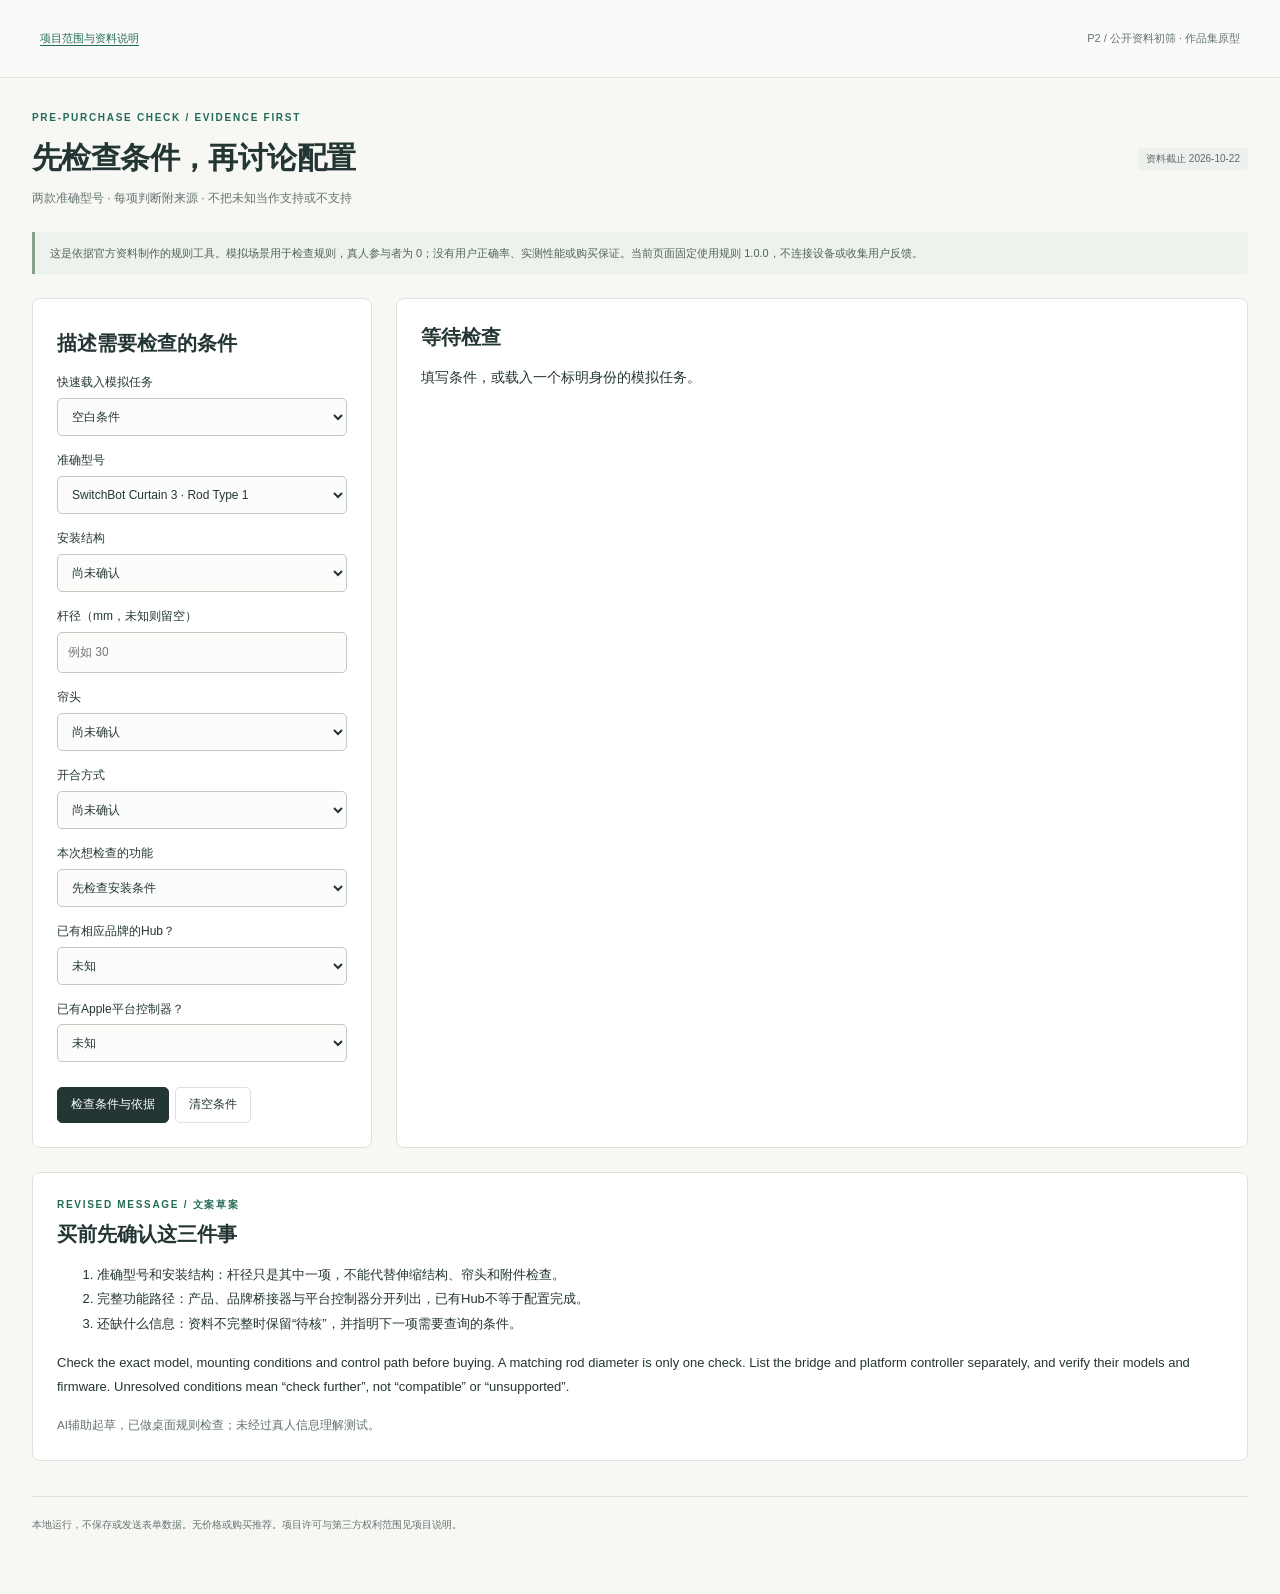
<file: docs/index.html>
<!doctype html><html lang="zh-CN"><head><meta charset="utf-8"><meta name="viewport" content="width=device-width,initial-scale=1"><title>智能窗帘购买障碍与配置初筛器</title><link rel="stylesheet" href="styles.css"><link rel="stylesheet" href="configuration.css"><script defer src="configuration-rules.js"></script><script defer src="configuration-ui.js?v=20261023"></script></head><body><a class="skip-link" href="#main">跳到配置检查</a>
<header class="topbar"><a href="about.html">项目范围与资料说明</a><span>P2 / 公开资料初筛 · 作品集原型</span></header>
<main id="main" class="config-main" tabindex="-1"><section class="intro"><div><div class="eyebrow">PRE-PURCHASE CHECK / EVIDENCE FIRST</div><h1>先检查条件，再讨论配置</h1><p>两款准确型号 · 每项判断附来源 · 不把未知当作支持或不支持</p></div><span class="pill neutral">资料截止 2026-10-22</span></section>
<noscript><p>请启用JavaScript以运行本地规则检查；来源和项目范围可在说明页查看。</p></noscript><div class="review-note"><p>这是依据官方资料制作的规则工具。模拟场景用于检查规则，真人参与者为 0；没有用户正确率、实测性能或购买保证。当前页面固定使用规则 1.0.0，不连接设备或收集用户反馈。</p></div>
<div class="config-grid"><section class="config-input"><h2>描述需要检查的条件</h2><label>快速载入模拟任务<select id="scenario"><option value="blank">空白条件</option><option value="custom" disabled>自定义条件（已修改）</option><option value="aqara_extendable">模拟：E1，30 mm伸缩杆</option><option value="switchbot_apple">模拟：Curtain 3，Apple Home，缺控制器</option><option value="aqara_matter">模拟：E1，“已有Hub”能否接Matter</option></select></label>
<form id="config-form"><label>准确型号<select id="product"><option value="switchbot">SwitchBot Curtain 3 · Rod Type 1</option><option value="aqara">Aqara Curtain Driver E1 · Rod Version</option></select></label>
<label>安装结构<select id="rail"><option value="unknown">尚未确认</option><option value="fixed">固定圆杆</option><option value="extendable">伸缩圆杆</option><option value="track">U / I轨道等其他结构</option></select></label>
<label>杆径（mm，未知则留空）<input id="diameter" type="number" min="0.01" step="any" placeholder="例如 30"></label>
<label>帘头<select id="heading"><option value="unknown">尚未确认</option><option value="ring">Ring Top / 挂环</option><option value="grommet">Grommet / 穿孔</option><option value="rod_pocket">Rod Pocket / 穿杆布袋</option><option value="other">其他</option></select></label>
<label>开合方式<select id="opening"><option value="unknown">尚未确认</option><option value="single">单开</option><option value="pair">对开</option></select></label>
<label>本次想检查的功能<select id="goal"><option value="install">先检查安装条件</option><option value="app">品牌App控制</option><option value="apple_matter">Apple Home，经Matter接入</option><option value="other">其他生态或功能</option></select></label>
<label>已有相应品牌的Hub？<select id="hub"><option value="unknown">未知</option><option value="no">没有</option><option value="yes">有，具体兼容性待核</option></select></label>
<label>已有Apple平台控制器？<select id="controller"><option value="unknown">未知</option><option value="no">没有</option><option value="yes">有，型号及系统待核</option></select></label>
<button class="button secondary" type="submit">检查条件与依据</button><button class="button" id="clear-config" type="button">清空条件</button></form></section>
<section class="config-results" aria-live="polite" aria-label="条件检查结果"><p id="stale" hidden>输入已变化，请重新检查；上一次结果已隐藏。</p><div id="config-output"><h2>等待检查</h2><p>填写条件，或载入一个标明身份的模拟任务。</p></div></section></div>
<section class="message-card"><div class="eyebrow">REVISED MESSAGE / 文案草案</div><h2>买前先确认这三件事</h2><ol><li>准确型号和安装结构：杆径只是其中一项，不能代替伸缩结构、帘头和附件检查。</li><li>完整功能路径：产品、品牌桥接器与平台控制器分开列出，已有Hub不等于配置完成。</li><li>还缺什么信息：资料不完整时保留“待核”，并指明下一项需要查询的条件。</li></ol><p lang="en">Check the exact model, mounting conditions and control path before buying. A matching rod diameter is only one check. List the bridge and platform controller separately, and verify their models and firmware. Unresolved conditions mean “check further”, not “compatible” or “unsupported”.</p><small>AI辅助起草，已做桌面规则检查；未经过真人信息理解测试。</small></section>
<footer>本地运行，不保存或发送表单数据。无价格或购买推荐。项目许可与第三方权利范围见项目说明。</footer></main></body></html>
</file>
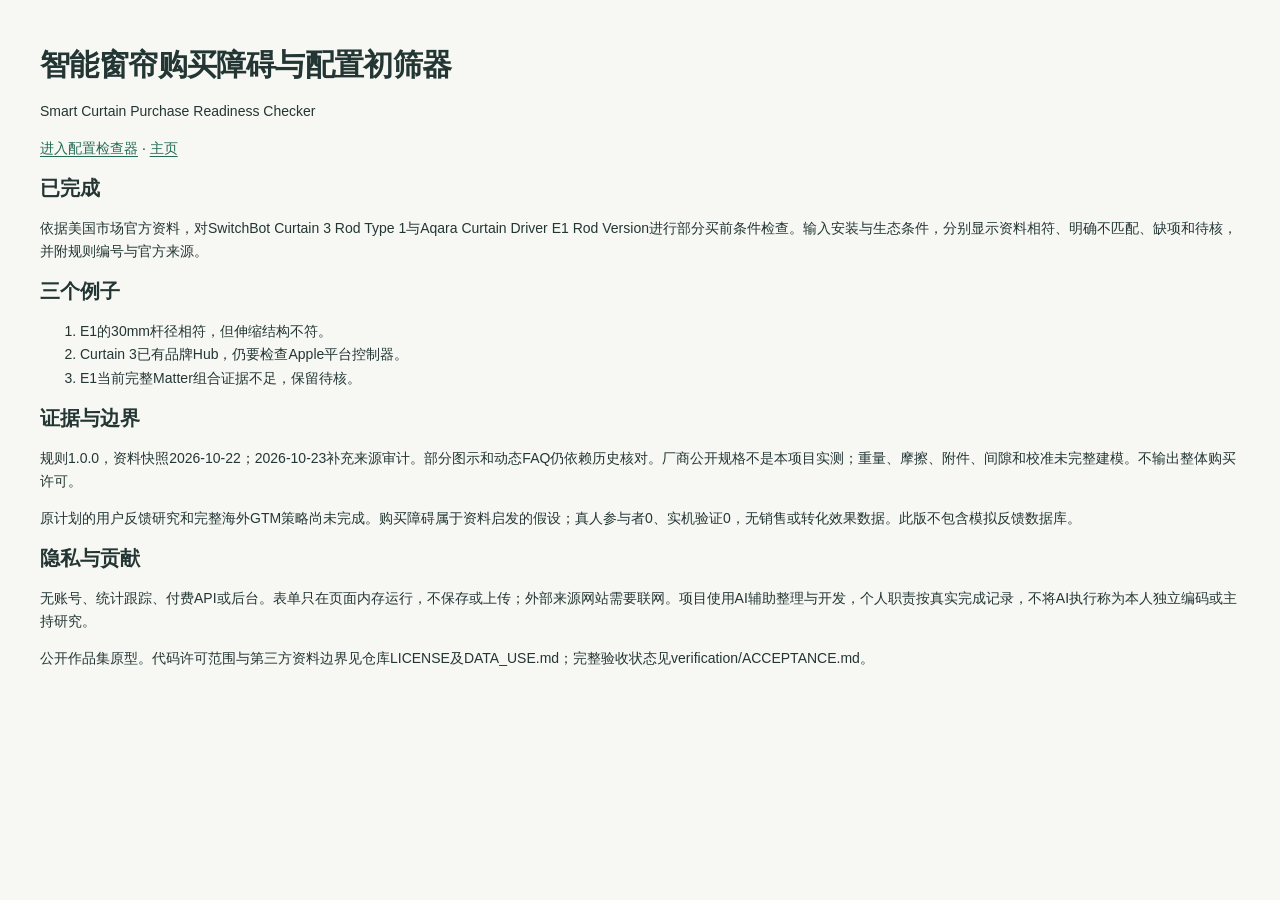
<file: docs/about.html>
<!doctype html><html lang="zh-CN"><head><meta charset="utf-8"><meta name="viewport" content="width=device-width,initial-scale=1"><title>P2 · 作品范围</title><link rel="stylesheet" href="styles.css"></head><body><main><h1>智能窗帘购买障碍与配置初筛器</h1><p lang="en">Smart Curtain Purchase Readiness Checker</p><p><a href="configuration.html">进入配置检查器</a> · <a href="index.html">主页</a></p><h2>已完成</h2><p>依据美国市场官方资料，对SwitchBot Curtain 3 Rod Type 1与Aqara Curtain Driver E1 Rod Version进行部分买前条件检查。输入安装与生态条件，分别显示资料相符、明确不匹配、缺项和待核，并附规则编号与官方来源。</p><h2>三个例子</h2><ol><li>E1的30mm杆径相符，但伸缩结构不符。</li><li>Curtain 3已有品牌Hub，仍要检查Apple平台控制器。</li><li>E1当前完整Matter组合证据不足，保留待核。</li></ol><h2>证据与边界</h2><p>规则1.0.0，资料快照2026-10-22；2026-10-23补充来源审计。部分图示和动态FAQ仍依赖历史核对。厂商公开规格不是本项目实测；重量、摩擦、附件、间隙和校准未完整建模。不输出整体购买许可。</p><p>原计划的用户反馈研究和完整海外GTM策略尚未完成。购买障碍属于资料启发的假设；真人参与者0、实机验证0，无销售或转化效果数据。此版不包含模拟反馈数据库。</p><h2>隐私与贡献</h2><p>无账号、统计跟踪、付费API或后台。表单只在页面内存运行，不保存或上传；外部来源网站需要联网。项目使用AI辅助整理与开发，个人职责按真实完成记录，不将AI执行称为本人独立编码或主持研究。</p><p>公开作品集原型。代码许可范围与第三方资料边界见仓库LICENSE及DATA_USE.md；完整验收状态见verification/ACCEPTANCE.md。</p></main></body></html>
</file>
<file: docs/styles.css>
:root{--ink:#233634;--muted:#64736f;--green:#236b57;--mint:#eaf3ed;--line:#dce3de;--paper:#f7f8f4;--amber:#8d551b;--amber-bg:#fff5e4;--red:#973e37;--red-bg:#fff1ef;--sidebar:224px}*{box-sizing:border-box}body{margin:0;color:var(--ink);background:var(--paper);font-family:"Segoe UI","Microsoft YaHei",sans-serif;font-size:14px;line-height:1.65}button,input{font:inherit}button,a,label{touch-action:manipulation}button{cursor:pointer}a{color:var(--green);text-underline-offset:3px}button:focus-visible,a:focus-visible,input:focus-visible,[tabindex]:focus-visible,label:has(+input:focus-visible){outline:3px solid #3b9279;outline-offset:4px}button:disabled{opacity:.5;cursor:wait}[hidden]{display:none!important}.sidebar{position:fixed;inset:0 auto 0 0;width:var(--sidebar);padding:32px 20px;background:#edf1eb;border-right:1px solid var(--line);display:flex;flex-direction:column;z-index:2}.brand{display:flex;align-items:center;gap:11px;text-decoration:none;font-size:14px;font-weight:750;letter-spacing:1.5px;color:var(--ink)}.brand-icon{display:grid;place-items:center;width:39px;height:43px;border-radius:8px 8px 2px 8px;background:var(--green);color:white;font-size:17px;font-weight:600;letter-spacing:-1px}.brand small{display:block;font-size:10px;font-weight:400;letter-spacing:1.2px;margin-top:2px}.workspace-label{margin:48px 10px 13px;font-size:11px;color:var(--muted);display:flex;justify-content:space-between;letter-spacing:1px}.workspace-label span{opacity:.65}.nav-button{display:flex;align-items:center;gap:10px;width:100%;padding:13px 12px;border:0;background:none;text-align:left;color:var(--muted);border-radius:6px;margin-bottom:6px;font-size:13px}.nav-button>span:first-child{font-size:11px;opacity:.65;font-variant-numeric:tabular-nums}.nav-button.active{color:var(--green);background:#dae8dd;font-weight:650}.nav-arrow{margin-left:auto}.roadmap{border-top:1px solid #d5ded5;margin:26px 10px;padding-top:24px;color:var(--muted)}.eyebrow{font-size:10px;letter-spacing:1.7px;font-weight:650;color:var(--green)}.roadmap .eyebrow{color:#77847b;letter-spacing:2px}.roadmap p{font-size:12px;margin:14px 0}.roadmap small{font-size:10px;color:#65736a}.sidebar-bottom{margin-top:auto;padding:20px 10px 0;font-size:11px;color:var(--green)}.sidebar-bottom small{display:block;color:var(--muted);font-size:10px;margin-top:9px;line-height:1.9}.status-dot{display:inline-block;width:6px;height:6px;background:var(--green);border-radius:50%;margin-right:6px}.workspace{margin-left:var(--sidebar)}.topbar{min-height:78px;border-bottom:1px solid var(--line);padding:18px 40px;display:flex;align-items:center;justify-content:space-between;gap:16px;font-size:11px;color:var(--muted);background:#fafbf8}.topbar strong{color:var(--ink);font-weight:500}.top-actions{display:flex;gap:9px;align-items:center}.button{border:1px solid var(--line);background:white;color:var(--ink);border-radius:5px;padding:7px 13px;font-size:12px;cursor:pointer}.button.secondary{background:var(--ink);color:white;border-color:var(--ink)}.file-input{position:absolute;width:1px;height:1px;opacity:0;overflow:hidden}main{max-width:1500px;margin:0 auto;padding:34px 40px 0}.intro{display:flex;justify-content:space-between;align-items:center;gap:20px;margin-bottom:24px}h1{font-size:30px;font-weight:630;line-height:1.4;letter-spacing:-.6px;margin:10px 0}h2{font-size:20px;line-height:1.45;font-weight:600;margin:6px 0}.intro p{margin:10px 0 0;font-size:12px;color:var(--muted)}.dataset-stamp{text-align:right;min-width:130px}.dataset-stamp span{font-size:10px;letter-spacing:1px;color:var(--muted)}.dataset-stamp strong{display:block;font-size:17px;font-weight:500;font-variant-numeric:tabular-nums;margin-top:2px}.dataset-stamp small{display:block;font-size:10px;color:var(--muted);margin-top:2px}.scope-strip{border-top:1px solid var(--line);border-bottom:1px solid var(--line);display:flex;align-items:center;gap:18px;padding:13px 0;font-size:11px;color:var(--muted)}.scope-label{font-weight:650;color:var(--ink);white-space:nowrap}.scope-strip .pill{margin-left:auto;white-space:nowrap}.pill{display:inline-block;font-size:10px;border:1px solid transparent;border-radius:4px;padding:2px 7px;line-height:1.6;font-weight:500}.neutral{background:#edf0ed;color:#5d6c65}.conditional,.documented{background:var(--mint);color:#376a50}.conflict{background:var(--amber-bg);color:var(--amber);border-color:#ead7b9}.unknown{background:#edf0f5;color:#596782}.vendor{background:#f2eefa;color:#766090}.metrics{display:grid;grid-template-columns:repeat(4,1fr);gap:16px;margin:23px 0 20px}.metrics article{background:white;border:1px solid var(--line);padding:18px 18px 14px;border-radius:6px}.metrics article>span{display:block;color:var(--muted);font-size:11px}.metrics strong{display:block;font-size:32px;line-height:1.5;font-weight:500;font-variant-numeric:tabular-nums;letter-spacing:-1px}.metrics small{display:block;color:var(--muted);font-size:10px}.tiny-tag{font-size:8px;letter-spacing:.7px;background:#edf1ed;color:#53675b;padding:2px 4px;border-radius:3px;margin-left:4px;font-weight:600}.review-note{display:flex;align-items:flex-start;gap:10px;background:#edf2ed;border-left:3px solid #84a28b;padding:12px 15px;color:#516455;font-size:11px;border-radius:0 4px 4px 0}.note-icon{border:1px solid #82977f;border-radius:50%;width:15px;height:15px;line-height:14px;text-align:center;flex:none;margin-top:3px;font-family:serif}.review-note p{margin:0}.section-heading{display:flex;justify-content:space-between;align-items:flex-end;gap:20px;margin:32px 0 18px}.result-count{color:var(--muted);font-size:11px;white-space:nowrap;margin-bottom:4px}.toolbar{display:flex;align-items:center;justify-content:space-between;gap:16px;margin-bottom:16px;flex-wrap:wrap}.filters{display:flex;gap:4px;background:#eaf0e9;padding:4px;border-radius:6px}.filter{border:0;background:none;color:var(--muted);font-size:11px;padding:6px 11px;border-radius:4px}.filter.active{background:white;color:var(--green);box-shadow:0 1px 3px #2030200c}.search{display:flex;gap:7px;align-items:center;border:1px solid var(--line);background:white;padding:6px 11px;border-radius:5px;color:var(--muted)}.search input{width:180px;background:none;border:0;outline:none;color:var(--ink);font-size:11px}.search span{font-size:20px;line-height:1}.table-scroll{overflow-x:auto;border:1px solid var(--line);border-radius:6px;background:white}table{border-collapse:collapse;table-layout:fixed;width:100%;min-width:650px}th,td{text-align:left;vertical-align:top;border-bottom:1px solid var(--line);padding:19px 22px}thead{background:#edf2ed}thead th{font-weight:500;width:40%}thead th:first-child{width:20%;font-size:11px;color:var(--muted);vertical-align:middle}.product-brand{font-size:10px;letter-spacing:1px;color:var(--muted)}.product-title{font-size:18px;margin-top:5px;line-height:1.5;font-weight:600}.product-variant{font-size:10px;color:var(--muted);margin-top:5px}.dimension-cell{font-weight:500;font-size:12px;background:#fafbf8}.dimension-cell small{display:block;font-weight:400;font-size:10px;color:#7d8b82;margin-top:4px;letter-spacing:.2px}.fact-card+.fact-card{border-top:1px dashed var(--line);margin-top:15px;padding-top:15px}.fact-meta{display:flex;gap:6px;align-items:center;flex-wrap:wrap;margin-bottom:9px}.fact-id{font-size:9px;font-variant-numeric:tabular-nums;color:#7b8982;margin-left:auto}.fact-value{font-size:12px;line-height:1.8;margin:0}.fact-card details{font-size:11px;margin-top:10px}.fact-card summary{cursor:pointer;color:var(--green);font-size:10px;width:fit-content;padding:3px 0}.fact-card details[open] summary{margin-bottom:10px}.evidence-panel{padding:12px;border:1px solid var(--line);background:#f8faf7;border-radius:4px;font-size:10px;overflow-wrap:anywhere}.evidence-panel p{margin:0 0 10px}.evidence-panel p:last-child{margin-bottom:0}.evidence-label{color:var(--muted);display:block;margin-bottom:3px}.evidence-links{display:grid;gap:6px;margin:6px 0 10px}.source-link{overflow-wrap:anywhere}.cell-empty{font-size:11px;color:#79857e;margin:0}.table-footnote{font-size:10px;color:var(--muted);margin:13px 0 0}.empty-state{text-align:center;border:1px dashed var(--line);padding:35px;color:var(--muted)}tr:last-child td,tr:last-child th{border-bottom:0}.section-description{font-size:12px;color:var(--muted);margin:-5px 0 20px}.sources-grid{display:grid;grid-template-columns:repeat(2,minmax(0,1fr));gap:16px}.source-card{border:1px solid var(--line);border-radius:6px;background:white;padding:22px;overflow-wrap:anywhere}.source-top{display:flex;justify-content:space-between;gap:10px;font-size:10px;color:var(--muted)}.source-card h3{font-size:15px;font-weight:600;line-height:1.6;margin:13px 0 10px}.source-card p{font-size:11px;margin:10px 0;color:var(--muted)}.source-card a{font-size:11px}.source-footer{border-top:1px solid var(--line);padding-top:12px;margin-top:15px;font-size:10px;color:var(--muted)}footer{display:flex;justify-content:space-between;gap:15px;border-top:1px solid var(--line);margin-top:35px;padding:20px 0 28px;color:var(--muted);font-size:10px}#notice{border:1px solid #bed1c4;background:#edf7ef;color:#315b3d;border-radius:5px;padding:13px 16px;font-size:12px;margin-bottom:20px;white-space:pre-line;overflow-wrap:anywhere}#notice.error{background:var(--red-bg);color:var(--red);border-color:#e9c6c1}.sr-only{position:absolute;width:1px;height:1px;padding:0;margin:-1px;overflow:hidden;clip:rect(0,0,0,0);white-space:nowrap;border:0}.skip-link{position:fixed;left:12px;top:-60px;z-index:9;background:white;padding:10px}.skip-link:focus{top:12px}@media(min-width:1600px){:root{--sidebar:250px}main{padding-left:55px;padding-right:55px}.metrics article{padding:23px}}@media(max-width:1100px){:root{--sidebar:185px}.sidebar{padding:26px 14px}.brand{font-size:11px;gap:8px}.brand-icon{width:34px;height:38px}.brand small{font-size:9px;letter-spacing:0}.topbar{padding:18px 25px}main{padding:26px 25px 0}.metrics{gap:10px}.metrics article{padding:14px 12px}.scope-strip{gap:12px}.scope-strip .pill{display:none}th,td{padding:16px}.metrics small{font-size:9px}}@media(max-width:760px){:root{--sidebar:0px}.sidebar{position:static;width:100%;padding:16px 20px;display:grid;grid-template-columns:auto 1fr;align-items:center;gap:18px;border-right:0;border-bottom:1px solid var(--line)}.brand{font-size:10px}.brand small{display:none}.brand-icon{width:29px;height:32px;font-size:14px}.workspace-label,.roadmap,.sidebar-bottom{display:none}.sidebar nav{display:flex;justify-content:flex-end;gap:6px}.nav-button{width:auto;padding:9px;margin:0;font-size:11px;gap:6px}.nav-arrow,.nav-button>span:first-child{display:none}.topbar{min-height:60px;padding:12px 20px}.topbar>span{font-size:9px}.top-actions{gap:5px}.button{padding:6px 9px;font-size:10px}main{padding:24px 20px 0}h1{font-size:25px}.intro{align-items:flex-start;gap:10px}.intro .eyebrow{font-size:8px;letter-spacing:1px}.intro p{font-size:11px;max-width:260px}.dataset-stamp{min-width:100px}.dataset-stamp strong{font-size:12px}.dataset-stamp small{font-size:8px;max-width:110px;overflow-wrap:anywhere}.scope-strip{align-items:flex-start;font-size:10px}.scope-strip .scope-label{margin-top:1px}.metrics{grid-template-columns:repeat(2,1fr);margin:18px 0;gap:10px}.metrics article{padding:13px}.metrics strong{font-size:28px}.metrics small{font-size:9px}.review-note{font-size:10px;padding:11px}.section-heading{margin-top:25px}h2{font-size:17px}.result-count{font-size:10px}.toolbar{gap:12px}.filters{width:100%;justify-content:space-between}.filter{font-size:10px;padding:6px 9px}.search{width:100%}.search input{width:100%}.table-scroll{margin:0 -2px}.sources-grid{grid-template-columns:1fr}footer{flex-direction:column;gap:5px}.eyebrow{font-size:9px}}
.fact-conditions{font-size:10px;color:var(--muted);line-height:1.8;margin:8px 0 0}
</file>
<file: docs/configuration.css>
.config-main{max-width:1280px;padding:32px}.config-grid{display:grid;grid-template-columns:340px minmax(0,1fr);gap:24px;margin-top:24px}.config-input,.config-results,.message-card{border:1px solid var(--line);background:white;border-radius:8px;padding:24px}.config-input label{display:block;font-size:12px;margin:15px 0;color:var(--ink)}.config-input select,.config-input input{width:100%;display:block;margin-top:5px;padding:10px;border:1px solid #becbc2;border-radius:5px;background:#fcfdfb;color:var(--ink);font:inherit}.config-input .button{margin:10px 6px 0 0}.config-results h2{margin-top:0}.rule-result{border-top:1px solid var(--line);padding:17px 0}.rule-result h3{font-size:15px;margin:8px 0}.rule-result p{font-size:12px;color:var(--muted);margin:8px 0}.rule-result small{display:block;font-size:10px;color:var(--muted);margin-top:5px}.rule-result a{font-size:11px;display:block;margin:5px 0}.blocked,.missing{color:#8c3428;background:#fff0e8}.message-card{margin-top:24px}.message-card p,.message-card li{font-size:13px;line-height:1.9}.message-card small{color:var(--muted)}#stale{color:#8d551b;background:#fff5e4;padding:14px}@media(max-width:760px){.config-main{padding:20px}.config-grid{grid-template-columns:1fr}.config-input,.config-results{padding:18px}}
.pill.verify{background:#fff5e4;color:#8d551b}.pill.info{background:#edf0ed;color:#5d6c65}

select:focus-visible{outline:3px solid #3b9279;outline-offset:4px}.rule-result a{overflow-wrap:anywhere}
</file>
